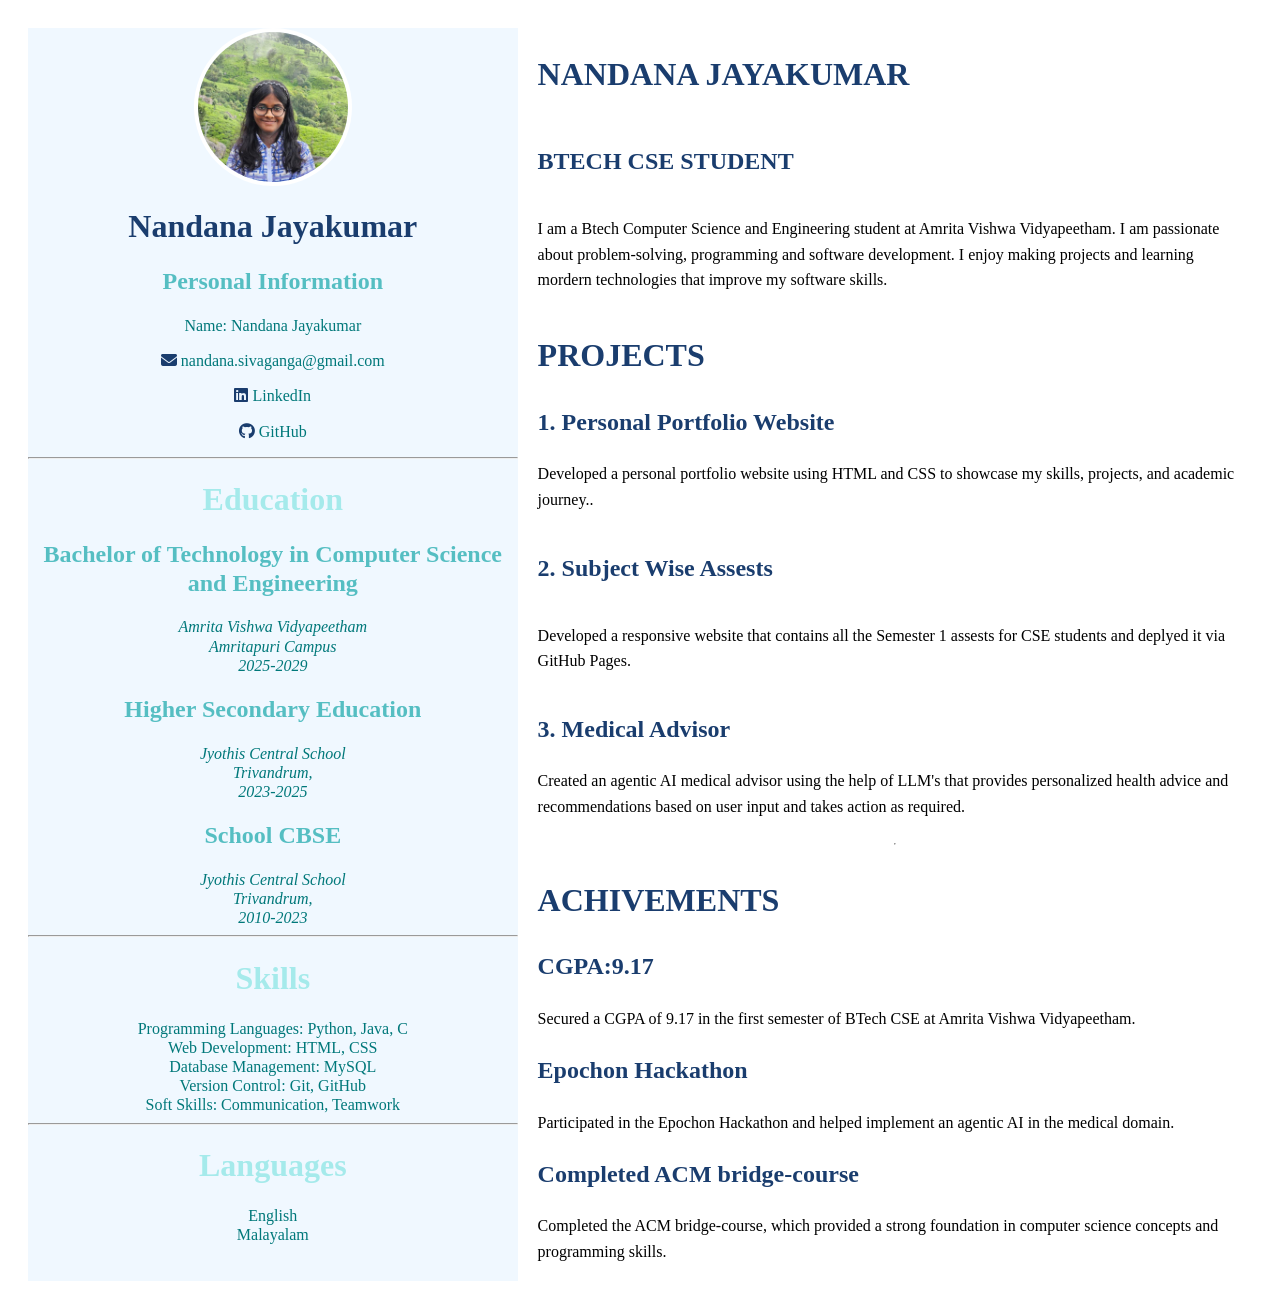
<file: index.html>
<!DOCTYPE html>
<html lang="en">
<head>
    <meta charset="UTF-8">
    <meta name="viewport" content="width=device-width, initial-scale=1.0">
    <title>Nandana Resume</title>
    <link rel="stylesheet" href="https://cdnjs.cloudflare.com/ajax/libs/font-awesome/6.5.0/css/all.min.css">
    <link rel="stylesheet" href="resume.css">
</head>
<body>
    <div class="main">
    <div class="side-panel">
        <img src="biopic.png" alt="Nandana's Photo" class="profile-pic">
        <h1 id="name">Nandana Jayakumar</h1>
        <div class="personal-info">
            <h2>Personal Information</h2>
            <p>Name: Nandana Jayakumar</p>
            <p><a href="mailto:nandana.sivaganga@gmail.com"><i class="fa-solid fa-envelope"></i> nandana.sivaganga@gmail.com</a></p>
            <p><a href="https://www.linkedin.com/in/nandana-jayakumar-baba163a3/"><i class="fa-brands fa-linkedin"></i> LinkedIn</a></p>
            <p><a href="https://github.com/Nand-J1" target="_blank"><i class="fa-brands fa-github"></i> GitHub</a></p>
        </div>
        <hr>
        <div id="education">
            <h1>Education  </h1>
            <h2>Bachelor of Technology in Computer Science and Engineering</h2>
            <address>
                Amrita Vishwa Vidyapeetham<br>
                Amritapuri Campus<br>
                2025-2029
            </address>
            <h2>Higher Secondary Education</h2>
            <address>
                Jyothis Central School<br>
                Trivandrum,<br>
                2023-2025
            </address>
            <h2>School CBSE</h2>
            <address>  
                Jyothis Central School<br>
                Trivandrum,<br>
                2010-2023
            </address>
        </div>
        <hr>
        <div id="skills">
            <h1>Skills</h1>
            <ul id="skills-list">
                <li>Programming Languages: Python, Java, C</li>
                <li>Web Development: HTML, CSS</li>
                <li>Database Management: MySQL</li>
                <li>Version Control: Git, GitHub</li>
                <li>Soft Skills: Communication, Teamwork</li>
            </ul>
        </div>
        <hr>
        <div id="languages">
            <h1>Languages</h1>
            <ul>
                <li>English</li>
                <li>Malayalam</li>
            </ul>
        </div>
    </div>
    <div id="main-content">

        <h1 id="main-heading">NANDANA JAYAKUMAR</h1>
        <h2 id="subheading">BTECH CSE STUDENT</h2>
        <p>I am a Btech Computer Science and Engineering student at Amrita Vishwa Vidyapeetham.
            I am passionate about problem-solving, programming and software development. 
            I enjoy making projects and learning mordern technologies that improve my software skills.
        </p>
        
        <div id="projects">
            <h1>PROJECTS</h1>
            <h2> <a href="https://Nand-J1.github.io/Portfolio">1. Personal Portfolio Website</a></h2>
            <p> Developed a personal portfolio website using HTML and CSS to showcase my skills, projects, and academic journey..</p>
        </div>
            <h2><a href="https://tulasilasya.github.io/AVP-Project/">2. Subject Wise Assests</a></h2>
            <p>Developed a responsive website that contains all the Semester 1 assests for CSE students and deplyed it via GitHub Pages. </p>
        <div id="Project3">
            <h2><a href="https://github.com/epochon/Quantum-Nexus">3. Medical Advisor</a></h2>
            <p>Created an agentic AI medical advisor using the help of LLM's that provides personalized health advice and recommendations based on user input and takes action as required.</p>
        </div>
        <hr>
        <div class="Achivements">
            <h1>ACHIVEMENTS</h1>
            <H2>CGPA:9.17</H2>
            <p>Secured a CGPA of 9.17 in the first semester of BTech CSE at Amrita Vishwa Vidyapeetham.</p>
            <h2>Epochon Hackathon</h2>
            <p>Participated in the Epochon Hackathon and helped implement an agentic AI in the medical domain.</p>
            <h2>Completed ACM bridge-course</h2>
            <p>Completed the ACM bridge-course, which provided a strong foundation in computer science concepts and programming skills.</p>
        </div>
    </div>
    </div>
</body>
</html>
</file>
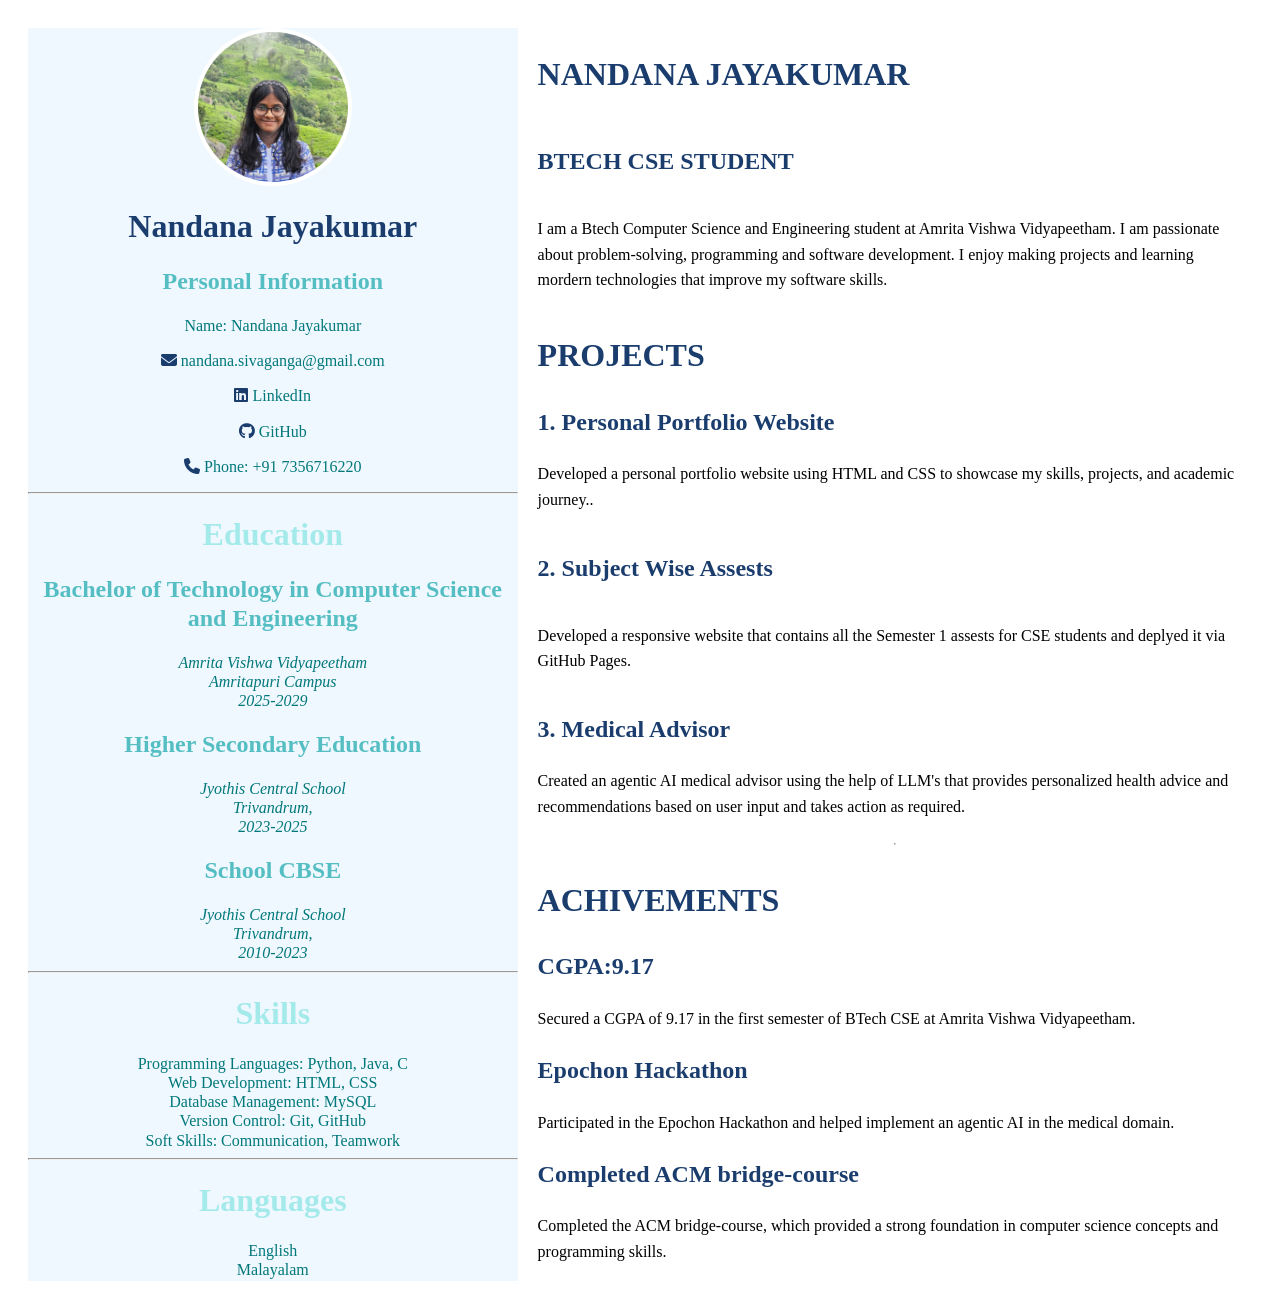
<file: resume.html>
<!DOCTYPE html>
<html lang="en">
<head>
    <meta charset="UTF-8">
    <meta name="viewport" content="width=device-width, initial-scale=1.0">
    <title>Nandana Resume</title>
    <link rel="stylesheet" href="https://cdnjs.cloudflare.com/ajax/libs/font-awesome/6.5.0/css/all.min.css">
    <link rel="stylesheet" href="resume.css">
</head>
<body>
    <div class="main">
    <div class="side-panel">
        <img src="biopic.png" alt="Nandana's Photo" class="profile-pic">
        <h1 id="name">Nandana Jayakumar</h1>
        <div class="personal-info">
            <h2>Personal Information</h2>
            <p>Name: Nandana Jayakumar</p>
            <p><a href="mailto:nandana.sivaganga@gmail.com"><i class="fa-solid fa-envelope"></i> nandana.sivaganga@gmail.com</a></p>
            <p><a href="https://www.linkedin.com/in/nandana-jayakumar-baba163a3/"><i class="fa-brands fa-linkedin"></i></a> LinkedIn</p>
            <p><a href="https://github.com/Nand-J1" target="_blank"><i class="fa-brands fa-github"></i></a> GitHub</p>
            <p><i class="fa-solid fa-phone"></i> Phone: <a href="tel:+917356716220">+91 7356716220</a></p>
        </div>
        <hr>
        <div id="education">
            <h1>Education  </h1>
            <h2>Bachelor of Technology in Computer Science and Engineering</h2>
            <address>
                Amrita Vishwa Vidyapeetham<br>
                Amritapuri Campus<br>
                2025-2029
            </address>
            <h2>Higher Secondary Education</h2>
            <address>
                Jyothis Central School<br>
                Trivandrum,<br>
                2023-2025
            </address>
            <h2>School CBSE</h2>
            <address>  
                Jyothis Central School<br>
                Trivandrum,<br>
                2010-2023
            </address>
        </div>
        <hr>
        <div id="skills">
            <h1>Skills</h1>
            <ul id="skills-list">
                <li>Programming Languages: Python, Java, C</li>
                <li>Web Development: HTML, CSS</li>
                <li>Database Management: MySQL</li>
                <li>Version Control: Git, GitHub</li>
                <li>Soft Skills: Communication, Teamwork</li>
            </ul>
        </div>
        <hr>
        <div id="languages">
            <h1>Languages</h1>
            <ul>
                <li>English</li>
                <li>Malayalam</li>
            </ul>
        </div>
    </div>
    <div id="main-content">

        <h1 id="main-heading">NANDANA JAYAKUMAR</h1>
        <h2 id="subheading">BTECH CSE STUDENT</h2>
        <p>I am a Btech Computer Science and Engineering student at Amrita Vishwa Vidyapeetham.
            I am passionate about problem-solving, programming and software development. 
            I enjoy making projects and learning mordern technologies that improve my software skills.
        </p>
        
        <div id="projects">
            <h1>PROJECTS</h1>
            <h2> <a href="https://Nand-J1.github.io/Portfolio">1. Personal Portfolio Website</a></h2>
            <p> Developed a personal portfolio website using HTML and CSS to showcase my skills, projects, and academic journey..</p>
        </div>
            <h2><a href="https://tulasilasya.github.io/AVP-Project/">2. Subject Wise Assests</a></h2>
            <p>Developed a responsive website that contains all the Semester 1 assests for CSE students and deplyed it via GitHub Pages. </p>
        <div id="Project3">
            <h2><a href="https://github.com/epochon/Quantum-Nexus">3. Medical Advisor</a></h2>
            <p>Created an agentic AI medical advisor using the help of LLM's that provides personalized health advice and recommendations based on user input and takes action as required.</p>
        </div>
        <hr>
        <div class="Achivements">
            <h1>ACHIVEMENTS</h1>
            <H2>CGPA:9.17</H2>
            <p>Secured a CGPA of 9.17 in the first semester of BTech CSE at Amrita Vishwa Vidyapeetham.</p>
            <h2>Epochon Hackathon</h2>
            <p>Participated in the Epochon Hackathon and helped implement an agentic AI in the medical domain.</p>
            <h2>Completed ACM bridge-course</h2>
            <p>Completed the ACM bridge-course, which provided a strong foundation in computer science concepts and programming skills.</p>
        </div>
    </div>
    </div>
</body>
</html>
</file>
<file: resume.css>
body{
    line-height:1.2;
    font-family:'Times New Roman', Times, serif;

}
.side-panel{
    background-color:aliceblue;
    width:800px;
}
.profile-pic{
    display:flex;
    justify-content: center;
    align-items: center;
    width: 150px;
    height: 150px;
    border-radius: 50%;
    margin:auto;
    border:white 4px solid;
}
.side-panel h1{
    text-align: center;
    color:#a5eaeb;
}

:is(.side-panel,.personal-info) :is(p,address,li,a){
    color:#00787a;
    text-align: center;
}
ul{
    list-style-type: none;
    margin:0;
    padding:0;
    text-align: center;
}
.side-panel h2{
    color:#1ca9acba;
    text-align: center;
}
.main{
    padding: 20px;
    margin:0;
}
#main-content{
    display:flex;
    flex-direction:column;
    line-height:1.6;
}
@media (min-width:768px){
    .main{
        display:flex;
    }
    .side-panel{
        flex:0 0 40%;   
    }
    #main-content{
        flex:1;
        padding-left:20px;

    }
}
h1,h2,a{
    color:#1A3D6E;
    text-decoration: none;

}
i{
    color:#1A3D6E;
}
#name{
    color:#1A3D6E;
    text-align: center;
}
@media (max-width:767px){
    .side-panel{
        width:100%;
    #main-content{
        width:100%;
        padding:0;
    }
}}
</file>
